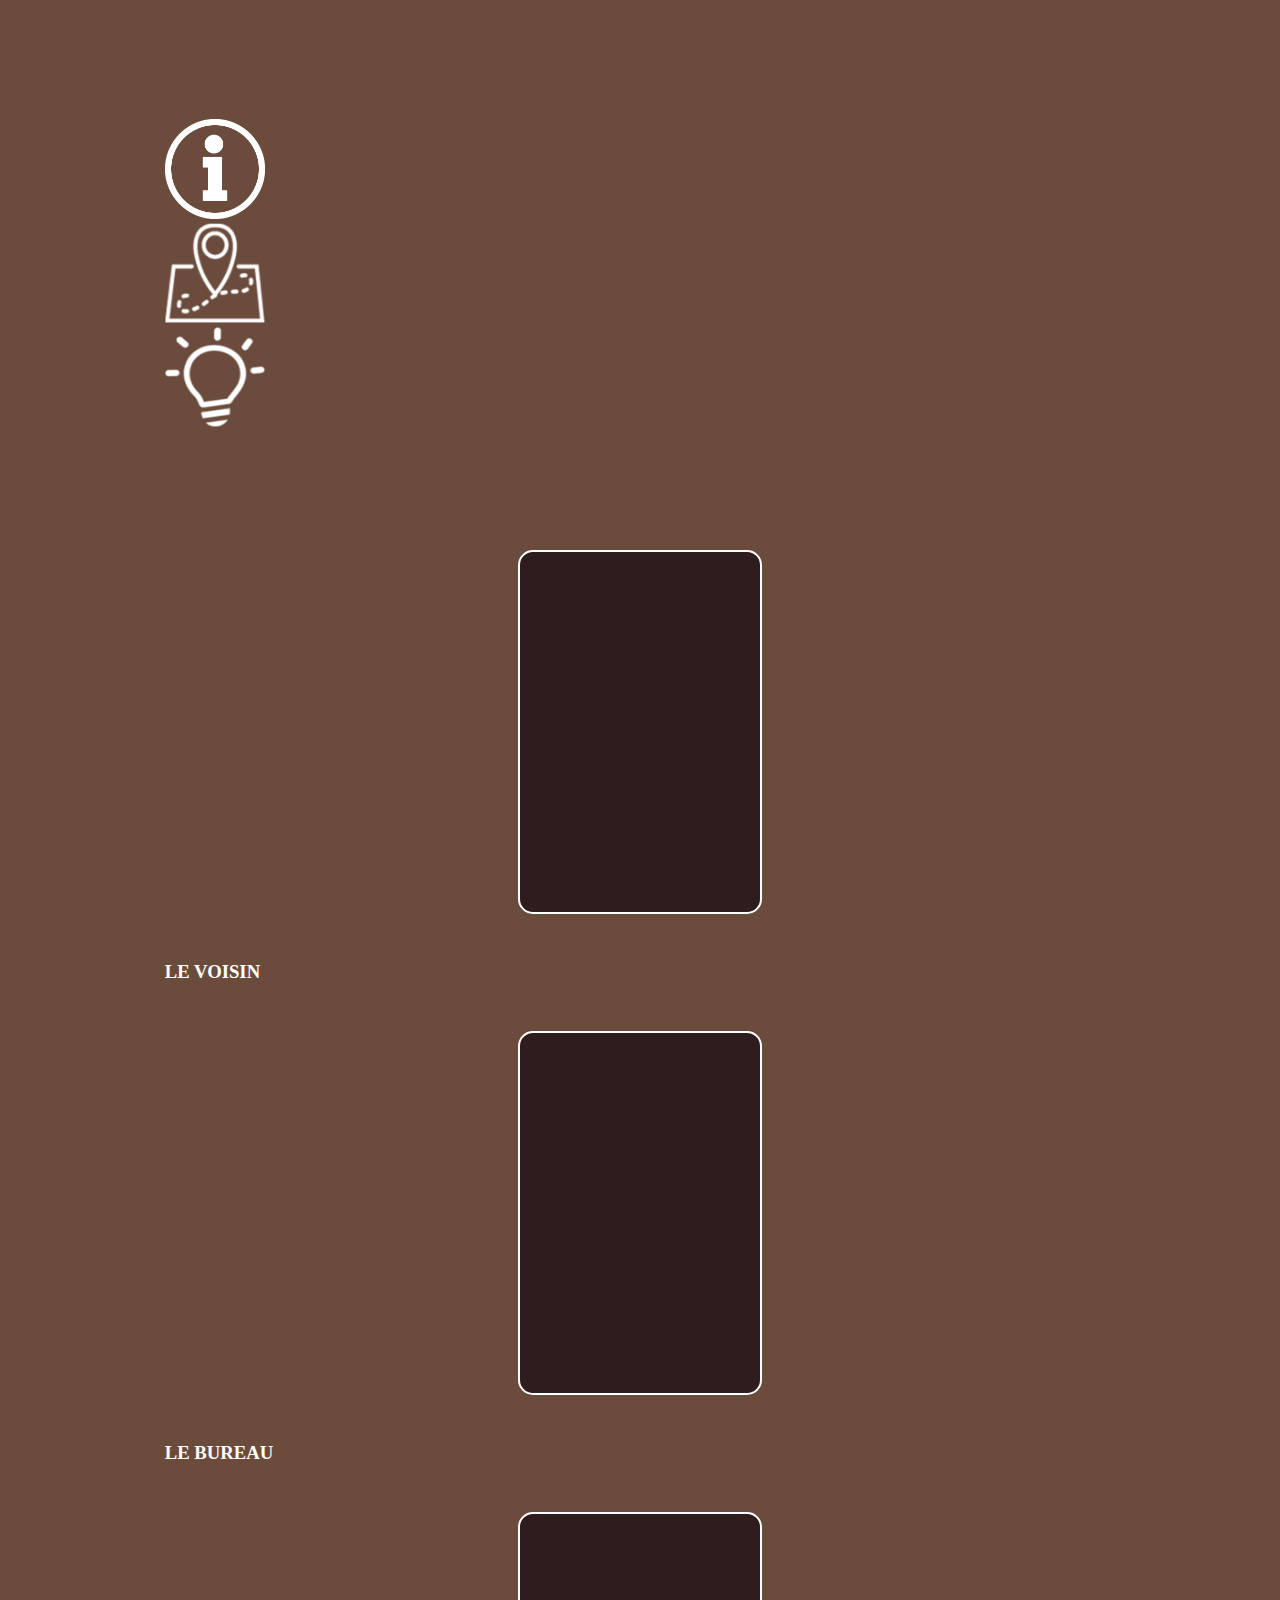
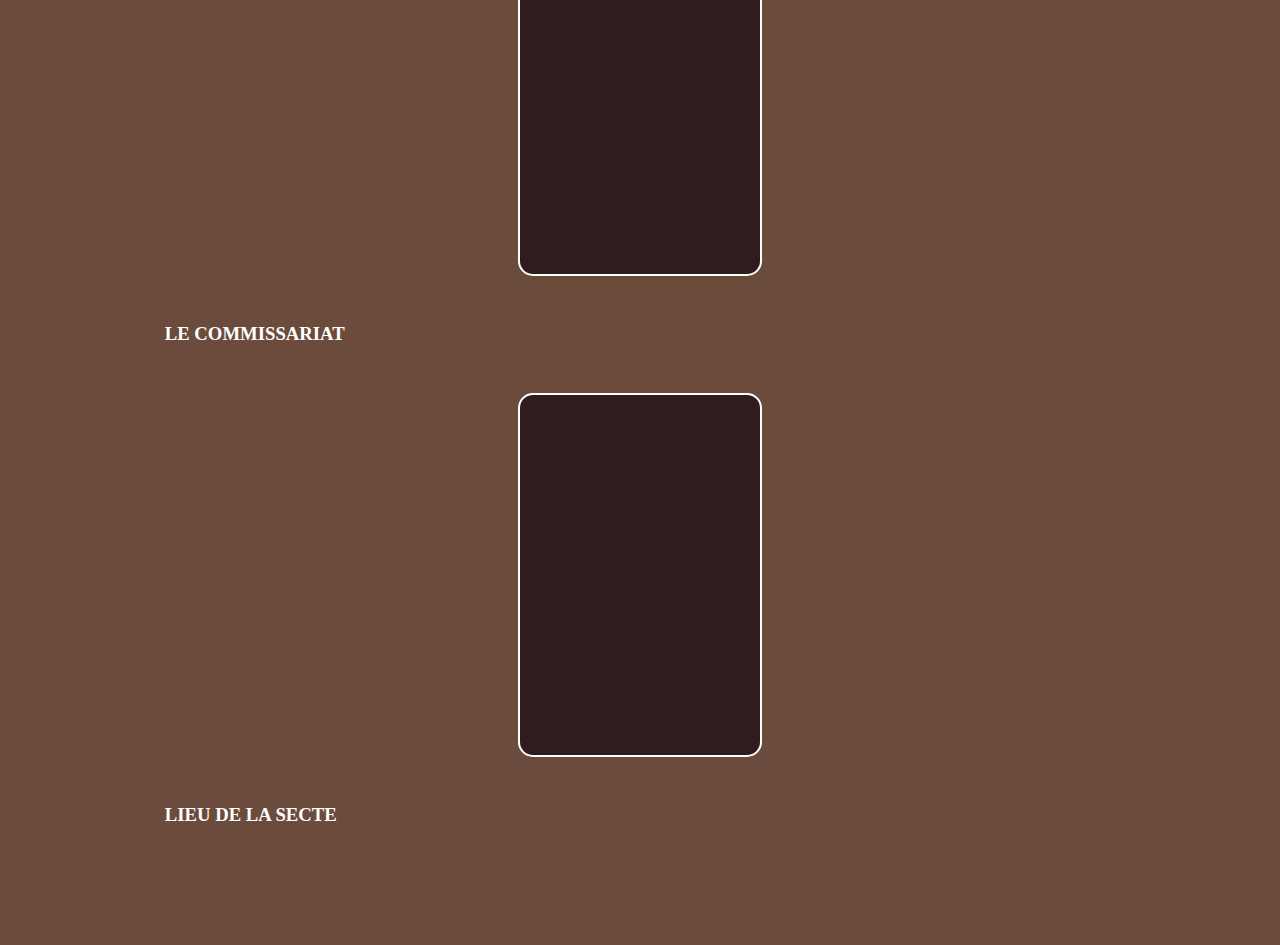
<file: APP_REC92/index.html>
<!DOCTYPE html>
<html lang="en">
<head>
    <meta charset="UTF-8">
    <meta http-equiv="X-UA-Compatible" content="IE=edge">
    <meta name="viewport" content="width=device-width, initial-scale=1.0">
    <title>REC92</title>
    <link rel="stylesheet" type="text/css" href="style.css"/>
    <link href="https://cdn.jsdelivr.net/npm/bootstrap@5.3.0-alpha2/dist/css/bootstrap.min.css" rel="stylesheet" integrity="sha384-aFq/bzH65dt+w6FI2ooMVUpc+21e0SRygnTpmBvdBgSdnuTN7QbdgL+OapgHtvPp" crossorigin="anonymous">
    <script src="https://cdn.jsdelivr.net/npm/bootstrap@5.3.0-alpha2/dist/js/bootstrap.bundle.min.js" integrity="sha384-qKXV1j0HvMUeCBQ+QVp7JcfGl760yU08IQ+GpUo5hlbpg51QRiuqHAJz8+BrxE/N" crossorigin="anonymous"></script>
    <script src="main.js"></script>
</head>
<body id="odyodyody">
 
    <div id="accueil">

    <div class="container text-center">

        <!-- icones infos + infos --> 
        <div class="row">
            <div class="col">
                <img class="icons" id="iconInfo" onclick="goToPageInfos()" src="images/info.png" alt="">
            </div>

            <div class="col">
                <img class="icons" id="iconMap" onclick="goToPageMap()" src="images/map.png" alt="">
            </div>

            <div class="col">
                <img class="icons" id="iconIndice" onclick="goToPageIndice()" src="images/indice.png" alt="">
            </div>
        </div>

        <!-- cartes -->
        <div id="menu" class="row align-items-center">
          <div class="col">
            <div class= "rectangleCartes" id="rectangleVoisin" onclick="goToCode()"></div>
            <h3 class="h3-color">LE VOISIN</h3>
          </div>
          <div class="col">
            <div class= "rectangleCartes" id="rectangleBureau"></div>
            <h3 class="h3-color">LE BUREAU</h3>
          </div>
          <div class="col">
            <div class= "rectangleCartes" id="rectangleCommi"></div>
            <h3 class="h3-color">LE COMMISSARIAT</h3>
          </div>
          <div class="col">
            <div class= "rectangleCartes" id="rectangleSecte"></div>
            <h3 class="h3-color">LIEU DE LA SECTE</h3>
          </div>
        </div>

      </div>
    </div>

    <!-- infos -->
    <div id="pageInfos">
        <ul>
            <li>Explorez et analysez chaque zone afin de résoudre la disparition d'Olivia</li>
            <li>Débloquez les cartes en entrant la solution des énigmes correspondantes</li>
            <li>Accédez aux indices avec les bouton "ampoule" en haut à droite de l'écran</li>
            <li>Accédez au plan des lieux avec le bouton "carte" en haut au milieu de l'écran</li>
            <li>Les zones présentant un cadenas ne contiennent pas d'énigmes</li>
          </ul>
          <br><br>
        <center><div id="boutonRetour" onclick="goToAccueil()">RETOUR</div></center>
    </div>

    <!-- indice -->
    <div id="pageIndice">
        Etrange cette citation... Peut-être te donne-t-elle un indice sur la façon dont aborder le voisin d'Olivia.
        <br><br><br>
        <center><div id="boutonRetour" onclick="goToAccueil()">RETOUR</div></center>
    </div>

    <!-- carte des lieux -->
    <div id="pageMap">
        <img id="carteLieux" src="images/carteDesLieux.png" alt="">
        <br><br>
        <center><div id="boutonRetour" onclick="goToAccueil()">RETOUR</div></center>
    </div>

    <!-- form -->
    <div id="code">

        <form name="FormVoisin" action="" method="GET">
          Entrez le code : <br>
          <input type="text" name="inputbox" value="">
          <input type="button" name="button" value="Valider" onClick="codeVoisin(this.form)">
        </form>
  
      <br><br>
      <center><div id="boutonRetour" onclick="goToAccueil()">RETOUR</div></center>
      </div>

    <!-- code correct-->
    <div id="codeCorrect">
        CODE CORRECT
        <br><br>
        <center><a href="page-1.html">SUITE</a></center>
    </div>

    <!-- code incorrect-->
    <div id="codeIncorrect">
        CODE INCORRECT
        <br><br>
        <center><div id="boutonRetour" onclick="goToAccueil()">RETOUR</div></center>
    </div>

    </body>
    </html>
</file>
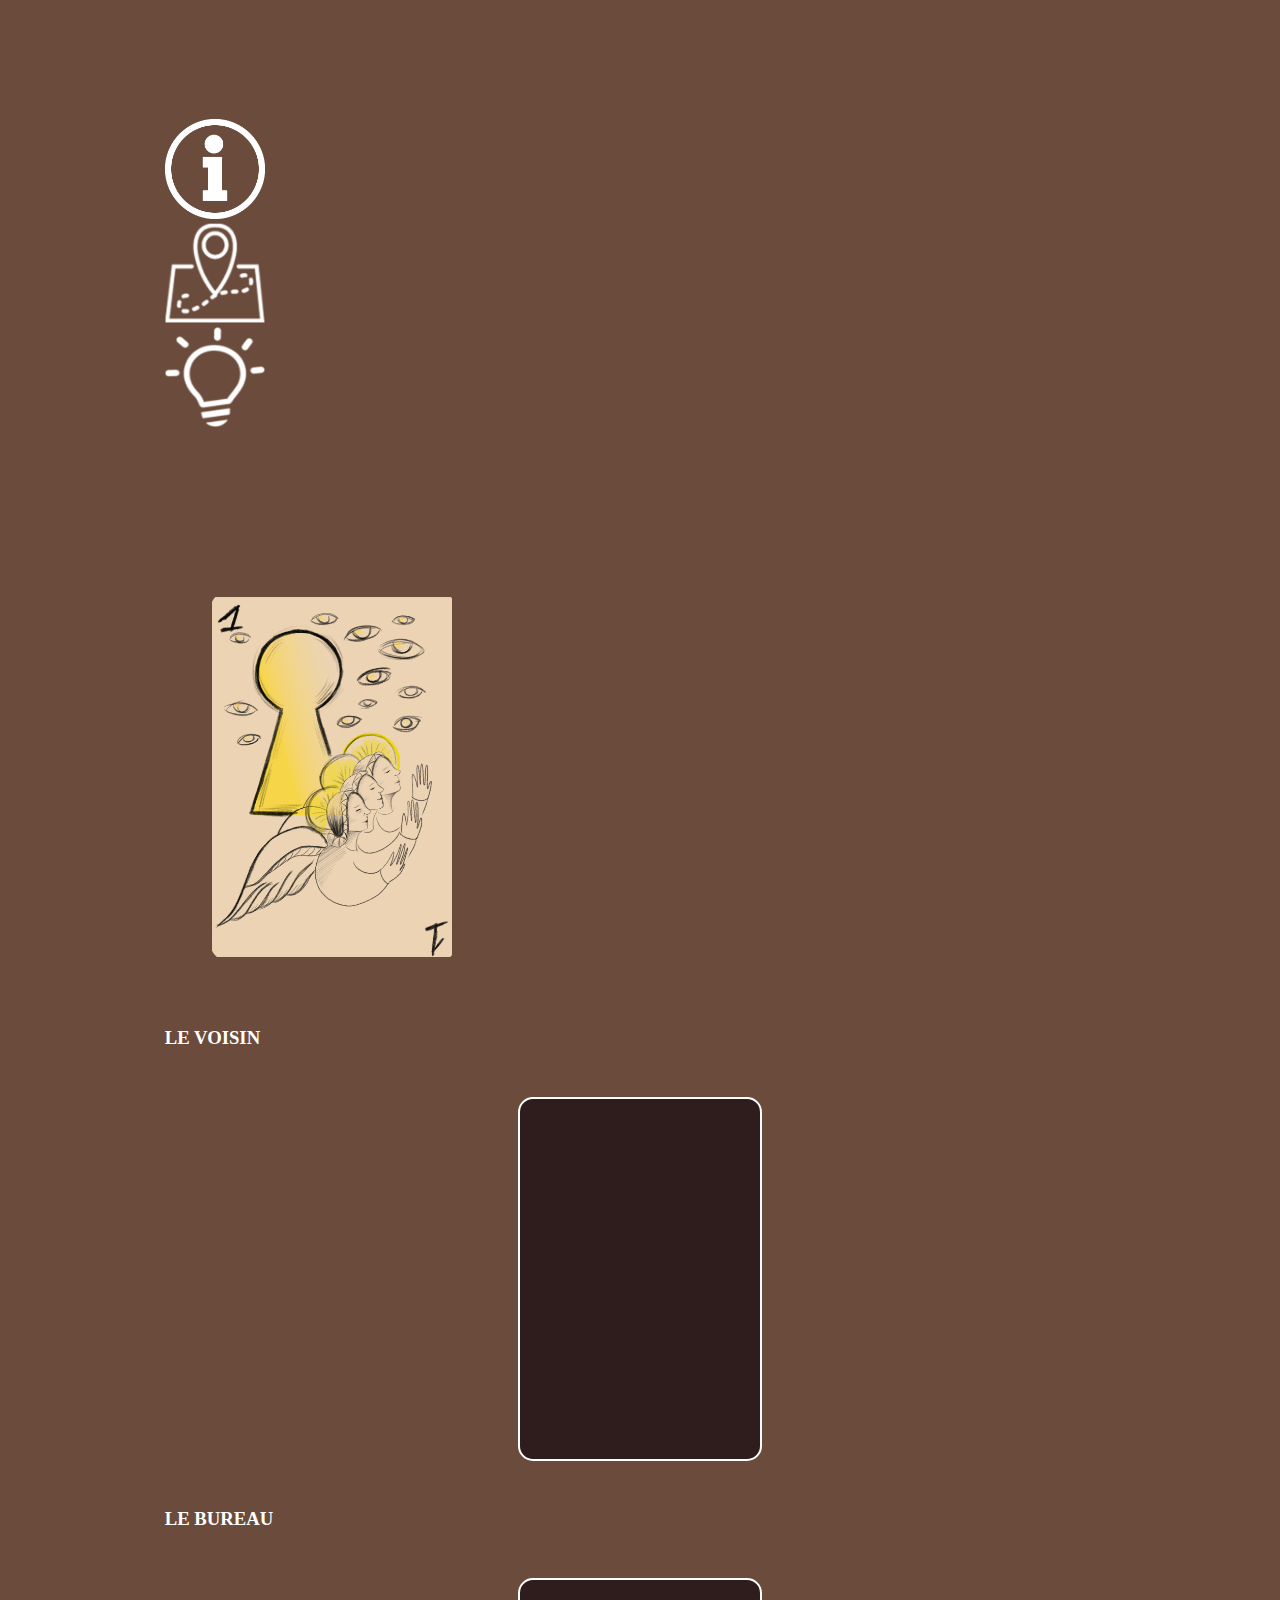
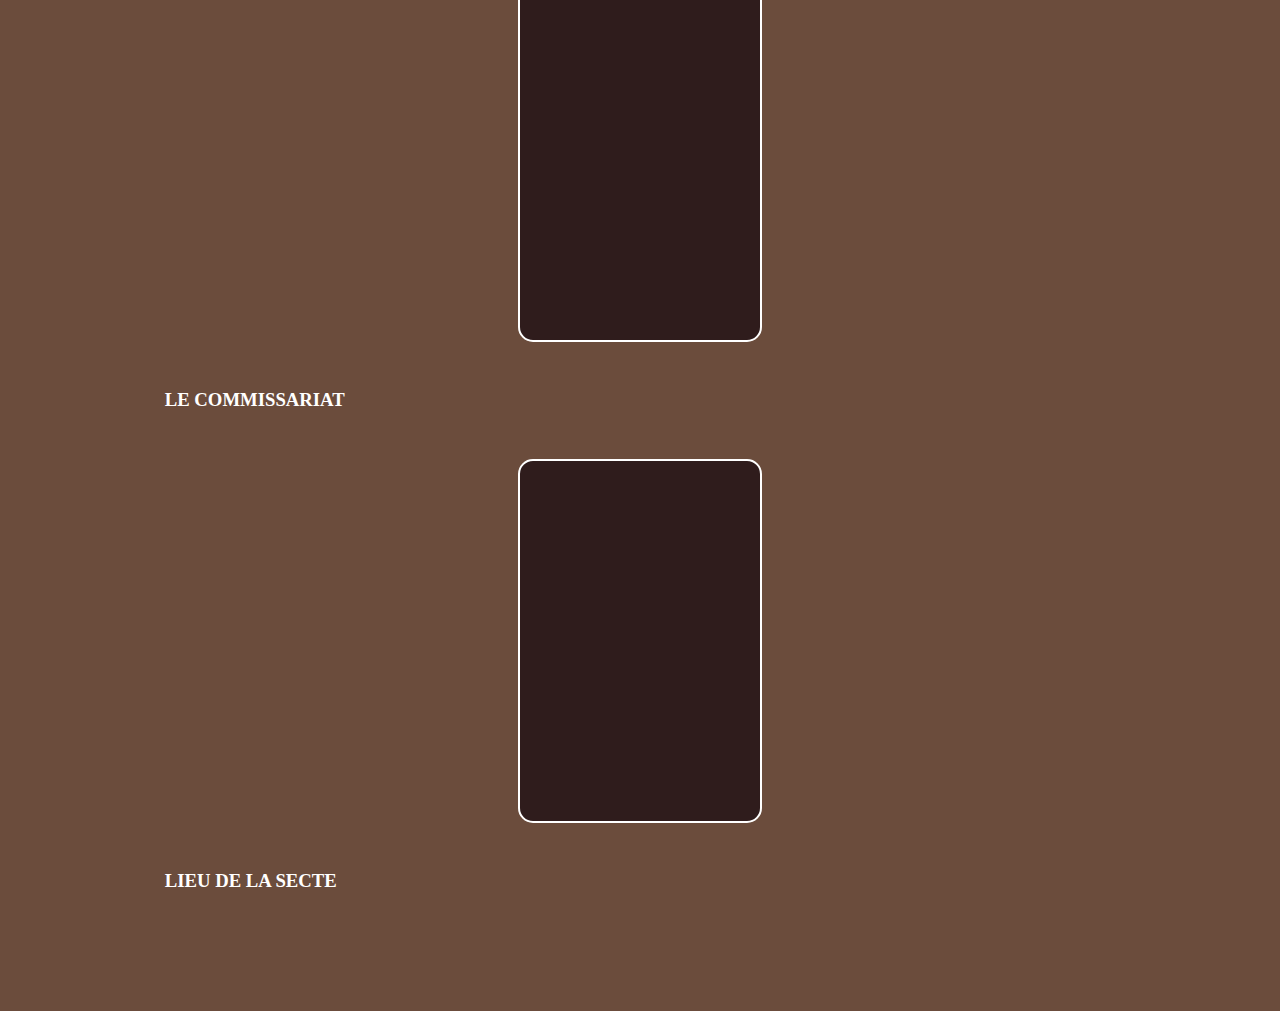
<file: APP_REC92/page-1.html>
<!DOCTYPE html>
<html lang="en">
<head>
    <meta charset="UTF-8">
    <meta http-equiv="X-UA-Compatible" content="IE=edge">
    <meta name="viewport" content="width=device-width, initial-scale=1.0">
    <title>REC92</title>
    <link rel="stylesheet" type="text/css" href="style.css"/>
    <link href="https://cdn.jsdelivr.net/npm/bootstrap@5.3.0-alpha2/dist/css/bootstrap.min.css" rel="stylesheet" integrity="sha384-aFq/bzH65dt+w6FI2ooMVUpc+21e0SRygnTpmBvdBgSdnuTN7QbdgL+OapgHtvPp" crossorigin="anonymous">
    <script src="https://cdn.jsdelivr.net/npm/bootstrap@5.3.0-alpha2/dist/js/bootstrap.bundle.min.js" integrity="sha384-qKXV1j0HvMUeCBQ+QVp7JcfGl760yU08IQ+GpUo5hlbpg51QRiuqHAJz8+BrxE/N" crossorigin="anonymous"></script>
    <script src="main.js"></script>
</head>
<body id="odyodyody">
 
    <div id="accueil">

    <div class="container text-center">

        <!-- icones infos + infos --> 
        <div class="row">
            <div class="col">
                <img class="icons" id="iconInfo" onclick="goToPageInfos()" src="images/info.png" alt="">
            </div>

            <div class="col">
                <img class="icons" id="iconMap" onclick="goToPageMap()" src="images/map.png" alt="">
            </div>

            <div class="col">
                <img class="icons" id="iconIndice" onclick="goToPageIndice()" src="images/indice.png" alt="">
            </div>
        </div>

        <!-- cartes -->
        <div id="menu" class="row align-items-center">
          <div class="col">
            <img class="carteRecto" onclick="goToVoisin()" src="images/carte_voisin.png">
            <h3 class="h3-color">LE VOISIN</h3>
          </div>
          <div class="col">
            <div class= "rectangleCartes" id="rectangleBureau" onclick="goToCode()"></div>
            <h3 class="h3-color">LE BUREAU</h3>
          </div>
          <div class="col">
            <div class= "rectangleCartes" id="rectangleCommi"></div>
            <h3 class="h3-color">LE COMMISSARIAT</h3>
          </div>
          <div class="col">
            <div class= "rectangleCartes" id="rectangleSecte"></div>
            <h3 class="h3-color">LIEU DE LA SECTE</h3>
          </div>
        </div>

      </div>
    </div>

    <!-- infos -->
    <div id="pageInfos">
        <ul>
            <li>Explorez et analysez chaque zone afin de résoudre la disparition d'Olivia</li>
            <li>Débloquez les cartes en entrant la solution des énigmes correspondantes</li>
            <li>Accédez aux indices avec les bouton "ampoule" en haut à droite de l'écran</li>
            <li>Accédez au plan des lieux avec le bouton "carte" en haut au milieu de l'écran</li>
            <li>Les zones présentant un cadenas ne contiennent pas d'énigmes</li>
          </ul>
          <br><br>
        <center><div id="boutonRetour" onclick="goToAccueil()">RETOUR</div></center>
    </div>

    <!-- indice -->
    <div id="pageIndice">
        Ce clavier est vraiment en mauvais état... on ne peut même plus l'utiliser correctement.
        <br><br><br>
    <center><div id="boutonRetour" onclick="goToAccueil()">RETOUR</div></center>
    </div>

    <!-- carte des lieux -->
    <div id="pageMap">
        <img id="carteLieux" src="images/carteDesLieux.png" alt="">
        <br><br>
        <center><div id="boutonRetour" onclick="goToAccueil()">RETOUR</div></center>
    </div>

    <!-- form -->
    <div id="code">

        <form name="FormBureau" action="" method="GET">
          Entrez le code : <br>
          <input type="text" name="inputbox" value="">
          <input type="button" name="button" value="Valider" onClick="codeBureau(this.form)">
        </form>
  
      <br><br>
    <center><div id="boutonRetour" onclick="goToAccueil()">RETOUR</div></center>
      </div>

    <!-- code correct-->
    <div id="codeCorrect">
        CODE CORRECT
        <br><br>
    <center><a href="page-2.html">SUITE</a></center>
    </div>

    <!-- code incorrect-->
    <div id="codeIncorrect">
        CODE INCORRECT
        <br><br>
    <center><div id="boutonRetour" onclick="goToAccueil()">RETOUR</div></center>
    </div>

    <!-- cartes verso -->
    <img class="carteVerso" id="carteVoisin" onclick="goToAccueil()" src="images/carte_arr_voisin.PNG">

    </body>
    </html>
</file>
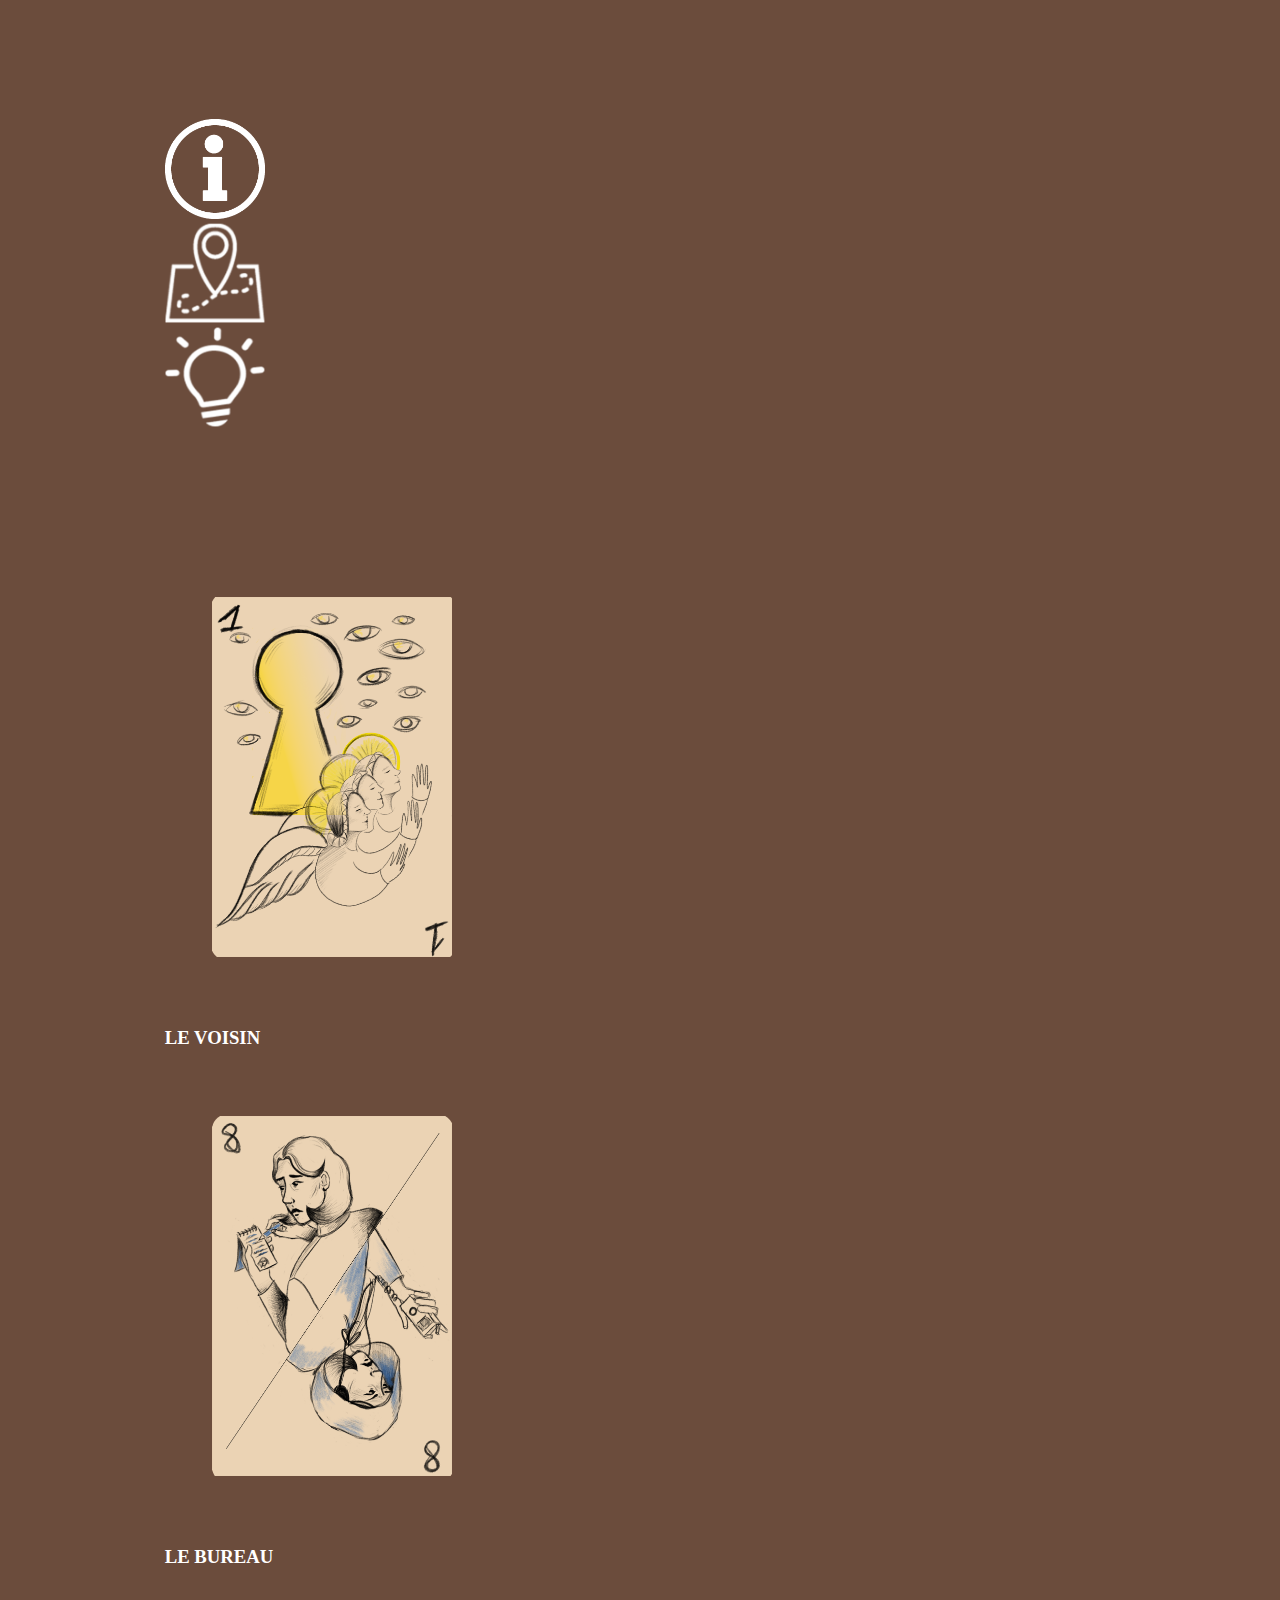
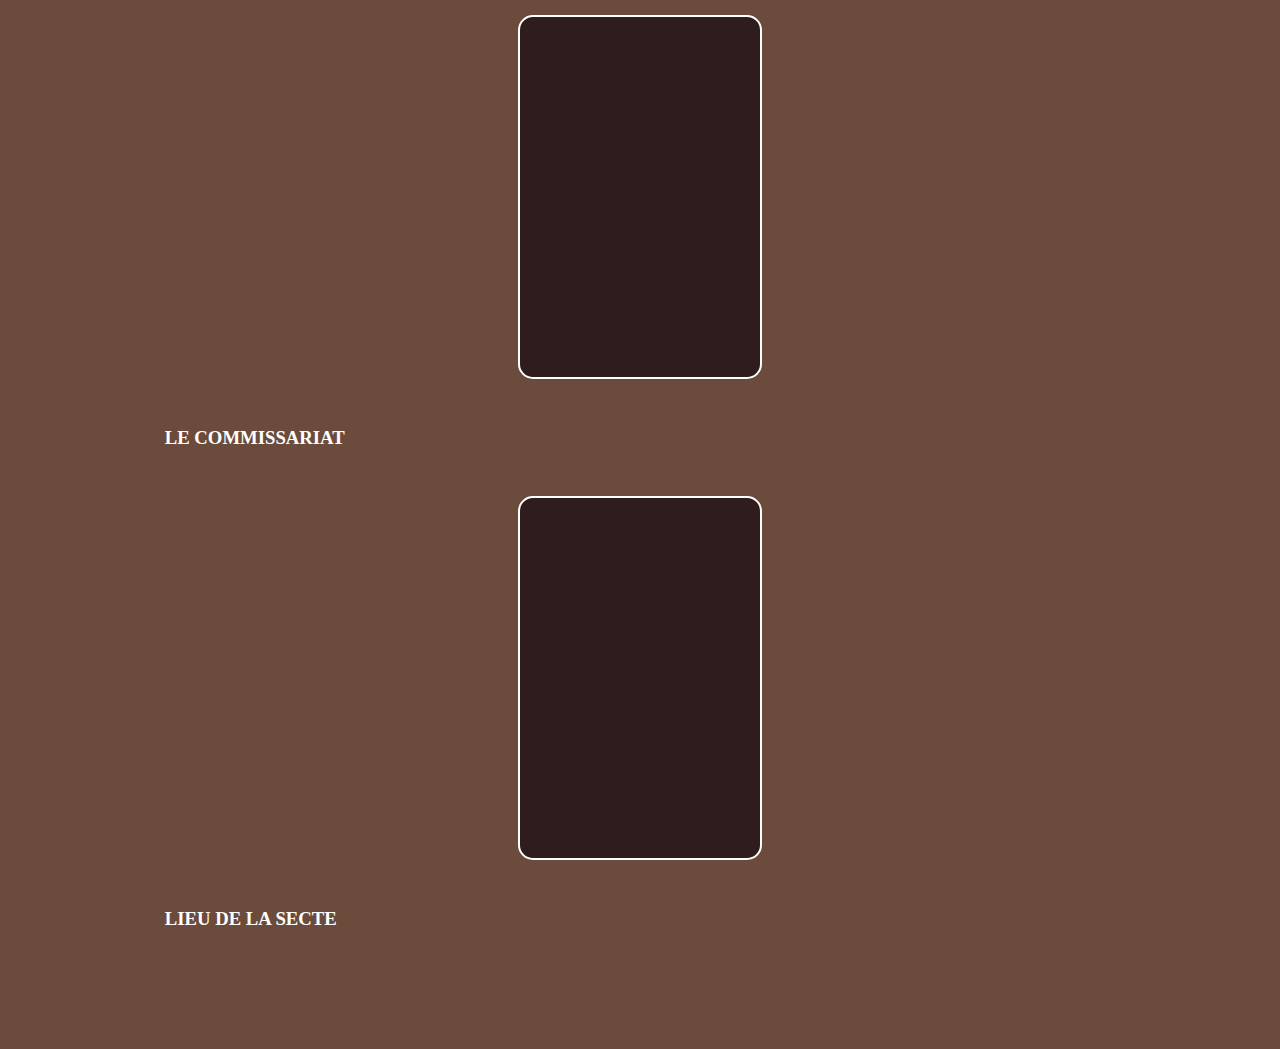
<file: APP_REC92/page-2.html>
<!DOCTYPE html>
<html lang="en">
<head>
    <meta charset="UTF-8">
    <meta http-equiv="X-UA-Compatible" content="IE=edge">
    <meta name="viewport" content="width=device-width, initial-scale=1.0">
    <title>REC92</title>
    <link rel="stylesheet" type="text/css" href="style.css"/>
    <link href="https://cdn.jsdelivr.net/npm/bootstrap@5.3.0-alpha2/dist/css/bootstrap.min.css" rel="stylesheet" integrity="sha384-aFq/bzH65dt+w6FI2ooMVUpc+21e0SRygnTpmBvdBgSdnuTN7QbdgL+OapgHtvPp" crossorigin="anonymous">
    <script src="https://cdn.jsdelivr.net/npm/bootstrap@5.3.0-alpha2/dist/js/bootstrap.bundle.min.js" integrity="sha384-qKXV1j0HvMUeCBQ+QVp7JcfGl760yU08IQ+GpUo5hlbpg51QRiuqHAJz8+BrxE/N" crossorigin="anonymous"></script>
    <script src="main.js"></script>
</head>
<body id="odyodyody">
 
    <div id="accueil">

    <div class="container text-center">

        <!-- icones infos + infos --> 
        <div class="row">
            <div class="col">
                <img class="icons" id="iconInfo" onclick="goToPageInfos()" src="images/info.png" alt="">
            </div>

            <div class="col">
                <img class="icons" id="iconMap" onclick="goToPageMap()" src="images/map.png" alt="">
            </div>

            <div class="col">
                <img class="icons" id="iconIndice" onclick="goToPageIndice()" src="images/indice.png" alt="">
            </div>
        </div>

        <!-- cartes -->
        <div id="menu" class="row align-items-center">
          <div class="col">
            <img class="carteRecto" onclick="goToVoisin()" src="images/carte_voisin.png">
            <h3 class="h3-color">LE VOISIN</h3>
          </div>
          <div class="col">
            <img class="carteRecto" onclick="goToBureau()" src="images/carte_bureau.png">
            <h3 class="h3-color">LE BUREAU</h3>
          </div>
          <div class="col">
            <div class= "rectangleCartes" id="rectangleCommi" onclick="goToCode()"></div>
            <h3 class="h3-color">LE COMMISSARIAT</h3>
          </div>
          <div class="col">
            <div class= "rectangleCartes" id="rectangleSecte"></div>
            <h3 class="h3-color">LIEU DE LA SECTE</h3>
          </div>
        </div>

      </div>
    </div>

    <!-- infos -->
    <div id="pageInfos">
        <ul>
            <li>Explorez et analysez chaque zone afin de résoudre la disparition d'Olivia</li>
            <li>Débloquez les cartes en entrant la solution des énigmes correspondantes</li>
            <li>Accédez aux indices avec les bouton "ampoule" en haut à droite de l'écran</li>
            <li>Accédez au plan des lieux avec le bouton "carte" en haut au milieu de l'écran</li>
            <li>Les zones présentant un cadenas ne contiennent pas d'énigmes</li>
          </ul>
          <br><br>
        <center><div id="boutonRetour" onclick="goToAccueil()">RETOUR</div></center>
    </div>

    <!-- indice -->
    <div id="pageIndice">
        Le commissaire a pris soin de bien classer ses cassettes. Une semble se démarquer des autres...
        <br><br><br>
    <center><div id="boutonRetour" onclick="goToAccueil()">RETOUR</div></center>
    </div>

    <!-- carte des lieux -->
    <div id="pageMap">
        <img id="carteLieux" src="images/carteDesLieux.png" alt="">
        <br><br>
        <center><div id="boutonRetour" onclick="goToAccueil()">RETOUR</div></center>
    </div>


    <!-- form -->
    <div id="code">

        <form name="FormCommi" action="" method="GET">
          Entrez le code : <br>
          <input type="text" name="inputbox" value="">
          <input type="button" name="button" value="Valider" onClick="codeCommi(this.form)">
        </form>
  
      <br><br>
    <center><div id="boutonRetour" onclick="goToAccueil()">RETOUR</div></center>
      </div>

    <!-- code correct-->
    <div id="codeCorrect">
        CODE CORRECT
        <br><br>
    <center><a href="page-3.html">SUITE</a></center>
    </div>

    <!-- code incorrect-->
    <div id="codeIncorrect">
        CODE INCORRECT
        <br><br>
    <center><div id="boutonRetour" onclick="goToAccueil()">RETOUR</div></center>
    </div>

    <!-- cartes verso -->
    <img class="carteVerso" id="carteVoisin" onclick="goToAccueil()" src="images/carte_arr_voisin.PNG">
    <img class="carteVerso" id="carteBureau" onclick="goToAccueil()" src="images/carte_arr_bureau.PNG">

    </body>
    </html>
</file>
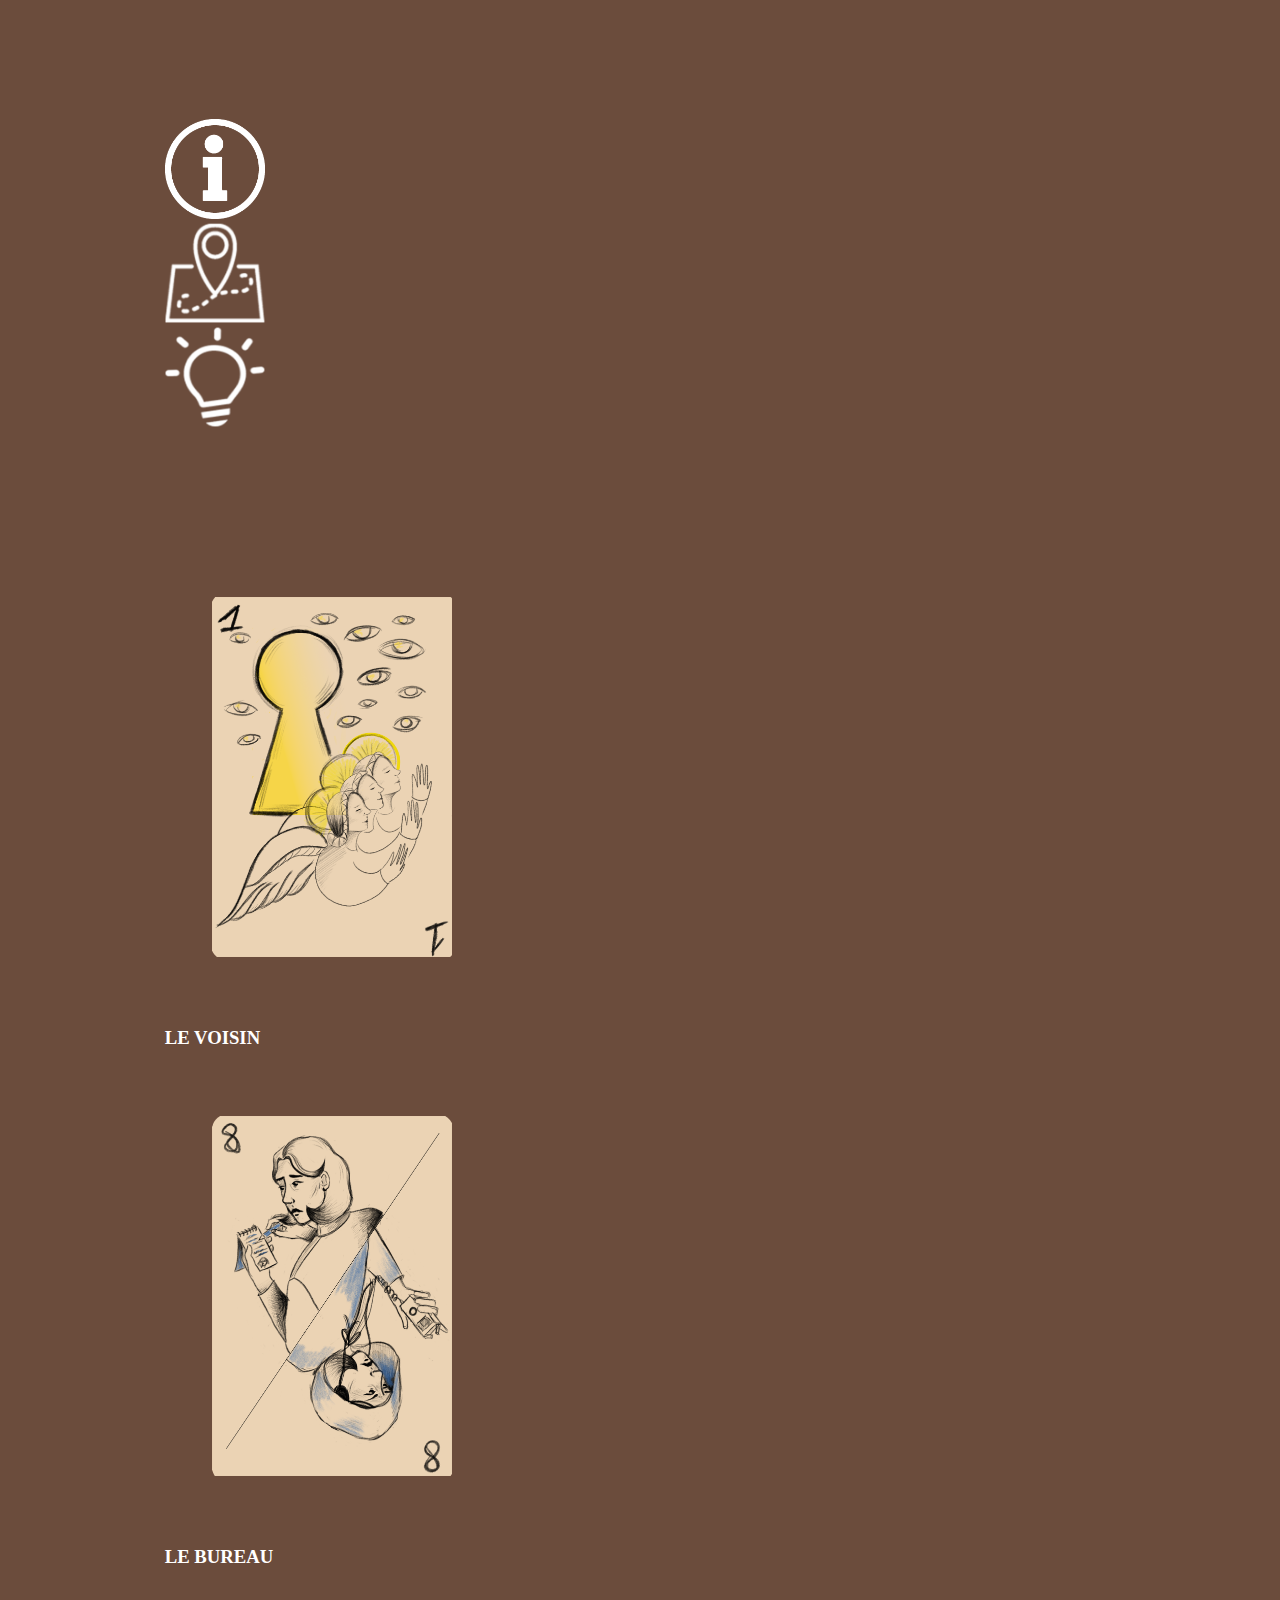
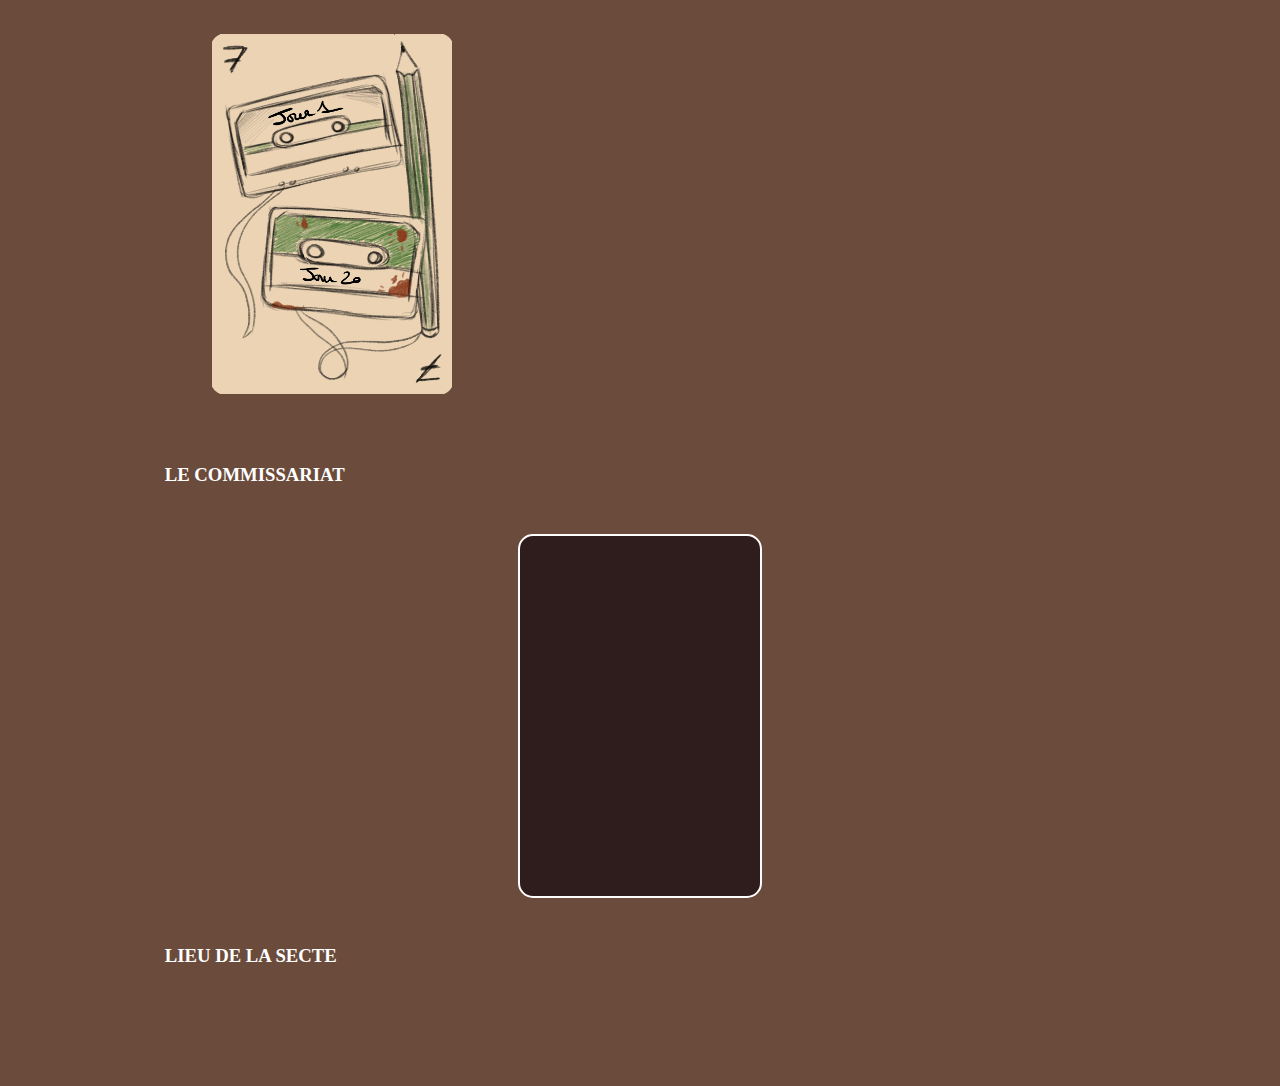
<file: APP_REC92/page-3.html>
<!DOCTYPE html>
<html lang="en">
<head>
    <meta charset="UTF-8">
    <meta http-equiv="X-UA-Compatible" content="IE=edge">
    <meta name="viewport" content="width=device-width, initial-scale=1.0">
    <title>REC92</title>
    <link rel="stylesheet" type="text/css" href="style.css"/>
    <link href="https://cdn.jsdelivr.net/npm/bootstrap@5.3.0-alpha2/dist/css/bootstrap.min.css" rel="stylesheet" integrity="sha384-aFq/bzH65dt+w6FI2ooMVUpc+21e0SRygnTpmBvdBgSdnuTN7QbdgL+OapgHtvPp" crossorigin="anonymous">
    <script src="https://cdn.jsdelivr.net/npm/bootstrap@5.3.0-alpha2/dist/js/bootstrap.bundle.min.js" integrity="sha384-qKXV1j0HvMUeCBQ+QVp7JcfGl760yU08IQ+GpUo5hlbpg51QRiuqHAJz8+BrxE/N" crossorigin="anonymous"></script>
    <script src="main.js"></script>
</head>
<body id="odyodyody">
 
    <div id="accueil">

    <div class="container text-center">

        <!-- icones infos + infos --> 
        <div class="row">
            <div class="col">
                <img class="icons" id="iconInfo" onclick="goToPageInfos()" src="images/info.png" alt="">
            </div>

            <div class="col">
                <img class="icons" id="iconMap" onclick="goToPageMap()" src="images/map.png" alt="">
            </div>

            <div class="col">
                <img class="icons" id="iconIndice" onclick="goToPageIndice()" src="images/indice.png" alt="">
            </div>
        </div>

        <!-- cartes -->
        <div id="menu" class="row align-items-center">
          <div class="col">
            <img class="carteRecto" onclick="goToVoisin()" src="images/carte_voisin.png">
            <h3 class="h3-color">LE VOISIN</h3>
          </div>
          <div class="col">
            <img class="carteRecto" onclick="goToBureau()" src="images/carte_bureau.png">
            <h3 class="h3-color">LE BUREAU</h3>
          </div>
          <div class="col">
            <img class="carteRecto" onclick="goToCommi()" src="images/carte_commi.png">
            <h3 class="h3-color">LE COMMISSARIAT</h3>
          </div>
          <div class="col">
            <div class= "rectangleCartes" id="rectangleSecte" onclick="goToCode()"></div>
            <h3 class="h3-color">LIEU DE LA SECTE</h3>
          </div>
        </div>

      </div>
    </div>

    <!-- infos -->
    <div id="pageInfos">
        <ul>
            <li>Explorez et analysez chaque zone afin de résoudre la disparition d'Olivia</li>
            <li>Débloquez les cartes en entrant la solution des énigmes correspondantes</li>
            <li>Accédez aux indices avec les bouton "ampoule" en haut à droite de l'écran</li>
            <li>Accédez au plan des lieux avec le bouton "carte" en haut au milieu de l'écran</li>
            <li>Les zones présentant un cadenas ne contiennent pas d'énigmes</li>
          </ul>
          <br><br>
        <center><div id="boutonRetour" onclick="goToAccueil()">RETOUR</div></center>
    </div>

    <!-- indice -->
    <div id="pageIndice">
        Les cartes que vous avez collecté ont des motifs bien spéciaux...
        <br><br><br>
    <center><div id="boutonRetour" onclick="goToAccueil()">RETOUR</div></center>
    </div>

    <!-- carte des lieux -->
    <div id="pageMap">
        <img id="carteLieux" src="images/carteDesLieux.png" alt="">
        <br><br>
        <center><div id="boutonRetour" onclick="goToAccueil()">RETOUR</div></center>
    </div>

    <!-- form -->
    <div id="code">

        <form name="FormSecte" action="" method="GET">
          Entrez le code : <br>
          <input type="text" name="inputbox" value="">
          <input type="button" name="button" value="Valider" onClick="codeSecte(this.form)">
        </form>
  
      <br><br>
    <center><div id="boutonRetour" onclick="goToAccueil()">RETOUR</div></center>
      </div>

    <!-- code correct-->
    <div id="codeCorrect">
        CODE CORRECT
        <br><br>
    <center><a href="page-4.html">SUITE</a></center>
    </div>

    <!-- code incorrect-->
    <div id="codeIncorrect">
        CODE INCORRECT
        <br><br>
    <center><div id="boutonRetour" onclick="goToAccueil()">RETOUR</div></center>
    </div>

    <!-- cartes verso -->
    <img class="carteVerso" id="carteVoisin" onclick="goToAccueil()" src="images/carte_arr_voisin.PNG">
    <img class="carteVerso" id="carteBureau" onclick="goToAccueil()" src="images/carte_arr_bureau.PNG">
    <img class="carteVerso" id="carteCommi" onclick="goToAccueil()" src="images/carte_arr_commi.PNG">

    </body>
    </html>
</file>
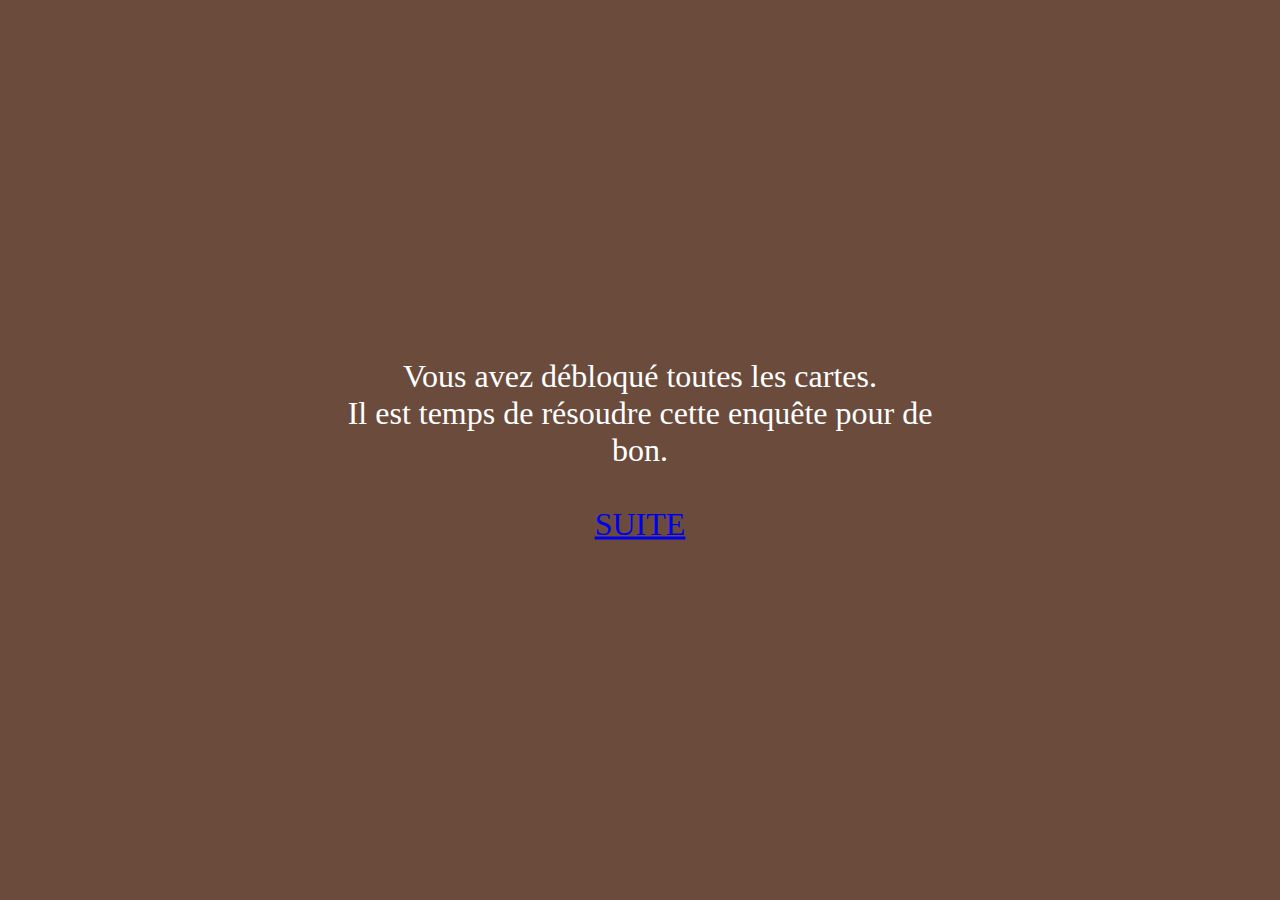
<file: APP_REC92/page-4.html>
<!DOCTYPE html>
<html lang="en">
<head>
    <meta charset="UTF-8">
    <meta http-equiv="X-UA-Compatible" content="IE=edge">
    <meta name="viewport" content="width=device-width, initial-scale=1.0">
    <title>REC92</title>
    <link rel="stylesheet" type="text/css" href="style.css"/>
    <link href="https://cdn.jsdelivr.net/npm/bootstrap@5.3.0-alpha2/dist/css/bootstrap.min.css" rel="stylesheet" integrity="sha384-aFq/bzH65dt+w6FI2ooMVUpc+21e0SRygnTpmBvdBgSdnuTN7QbdgL+OapgHtvPp" crossorigin="anonymous">
    <script src="https://cdn.jsdelivr.net/npm/bootstrap@5.3.0-alpha2/dist/js/bootstrap.bundle.min.js" integrity="sha384-qKXV1j0HvMUeCBQ+QVp7JcfGl760yU08IQ+GpUo5hlbpg51QRiuqHAJz8+BrxE/N" crossorigin="anonymous"></script>
    <script src="main.js"></script>
</head>
<body id="odyodyody">

    <center>
        <div id="messageDeFin">Vous avez débloqué toutes les cartes. <br> Il est temps de résoudre cette enquête pour de bon.
        <br><br>
        <a href="page-5.html">SUITE</a>
        </div>
    </center>

</body>
</html>
</file>
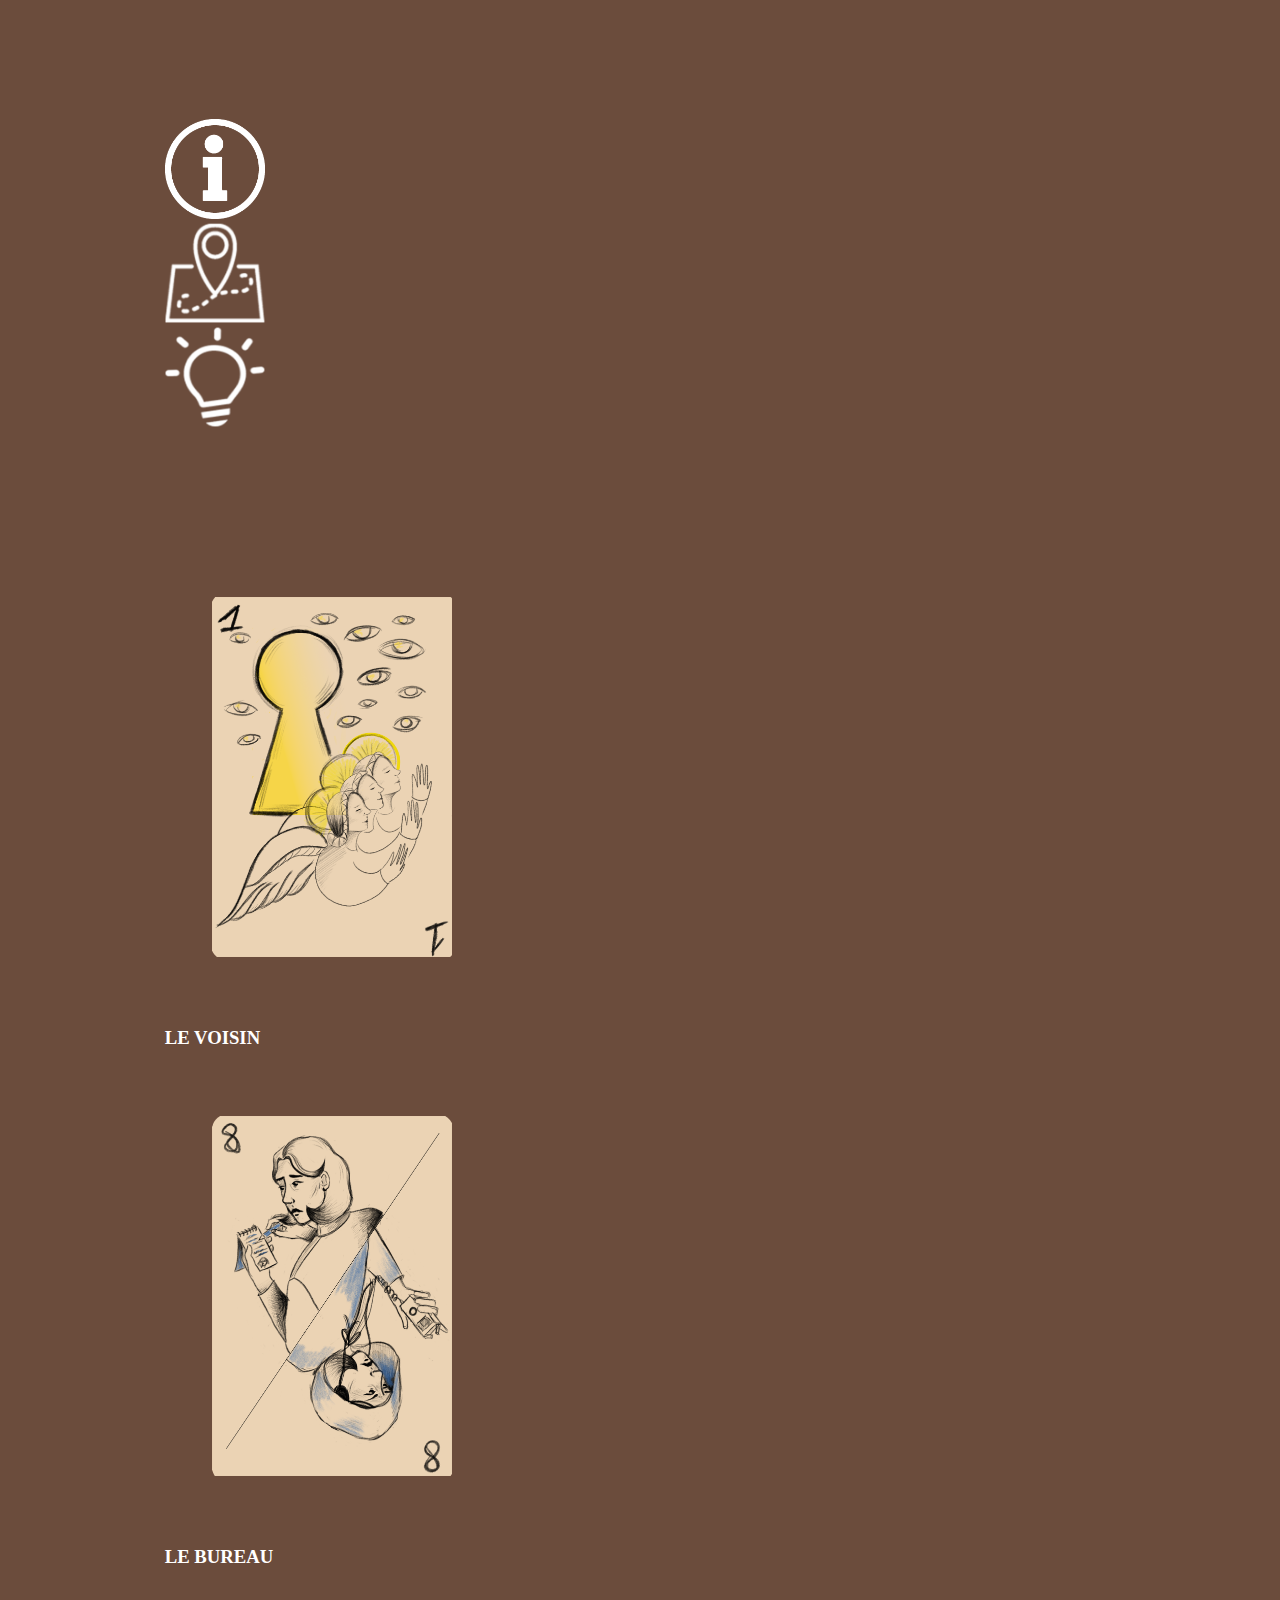
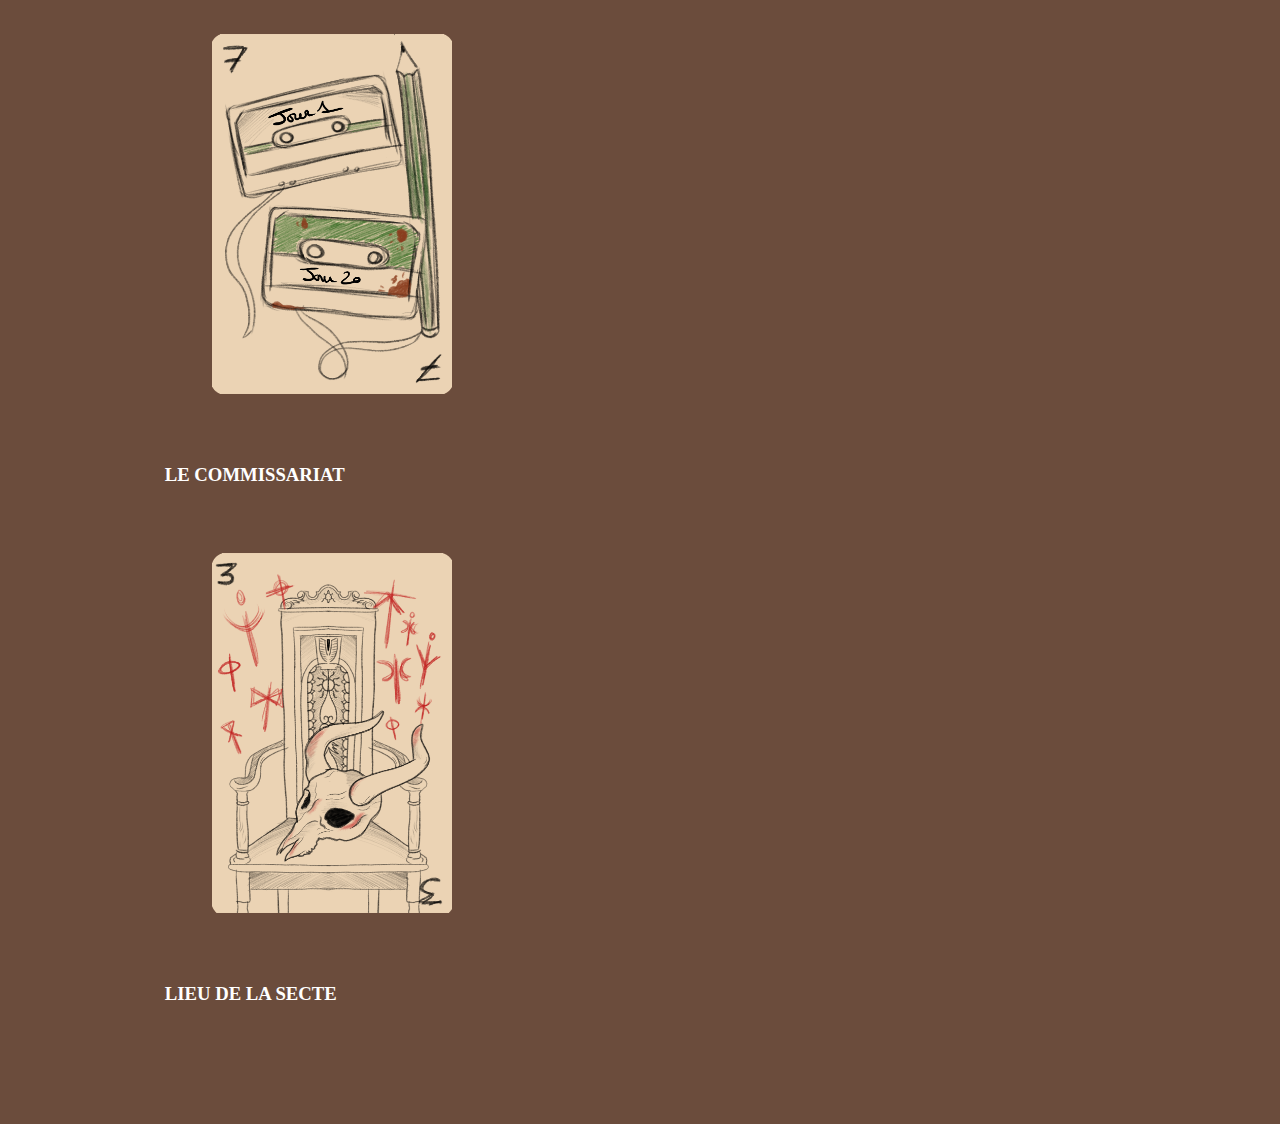
<file: APP_REC92/page-5.html>
<!DOCTYPE html>
<html lang="en">
<head>
    <meta charset="UTF-8">
    <meta http-equiv="X-UA-Compatible" content="IE=edge">
    <meta name="viewport" content="width=device-width, initial-scale=1.0">
    <title>REC92</title>
    <link rel="stylesheet" type="text/css" href="style.css"/>
    <link href="https://cdn.jsdelivr.net/npm/bootstrap@5.3.0-alpha2/dist/css/bootstrap.min.css" rel="stylesheet" integrity="sha384-aFq/bzH65dt+w6FI2ooMVUpc+21e0SRygnTpmBvdBgSdnuTN7QbdgL+OapgHtvPp" crossorigin="anonymous">
    <script src="https://cdn.jsdelivr.net/npm/bootstrap@5.3.0-alpha2/dist/js/bootstrap.bundle.min.js" integrity="sha384-qKXV1j0HvMUeCBQ+QVp7JcfGl760yU08IQ+GpUo5hlbpg51QRiuqHAJz8+BrxE/N" crossorigin="anonymous"></script>
    <script src="main.js"></script>
</head>
<body id="odyodyody">
 
    <div id="accueil">

    <div class="container text-center">

        <!-- icones infos + infos --> 
        <div class="row">
            <div class="col">
                <img class="icons" id="iconInfo" onclick="goToPageInfos()" src="images/info.png" alt="">
            </div>

            <div class="col">
                <img class="icons" id="iconMap" onclick="goToPageMap()" src="images/map.png" alt="">
            </div>

            <div class="col">
                <img class="icons" id="iconIndice" onclick="goToPageIndice()" src="images/indice.png" alt="">
            </div>
        </div>

        <!-- cartes -->
        <div id="menu" class="row align-items-center">
          <div class="col">
            <img class="carteRecto" onclick="goToVoisin()" src="images/carte_voisin.png">
            <h3 class="h3-color">LE VOISIN</h3>
          </div>
          <div class="col">
            <img class="carteRecto" onclick="goToBureau()" src="images/carte_bureau.png">
            <h3 class="h3-color">LE BUREAU</h3>
          </div>
          <div class="col">
            <img class="carteRecto" onclick="goToCommi()" src="images/carte_commi.png">
            <h3 class="h3-color">LE COMMISSARIAT</h3>
          </div>
          <div class="col">
            <img class="carteRecto" onclick="goToSecte()" src="images/carte_secte.png">
            <h3 class="h3-color">LIEU DE LA SECTE</h3>
          </div>
        </div>

      </div>
    </div>

    <!-- infos -->
    <div id="pageInfos">
        <ul>
            <li>Explorez et analysez chaque zone afin de résoudre la disparition d'Olivia</li>
            <li>Débloquez les cartes en entrant la solution des énigmes correspondantes</li>
            <li>Accédez aux indices avec les bouton "ampoule" en haut à droite de l'écran</li>
            <li>Accédez au plan des lieux avec le bouton "carte" en haut au milieu de l'écran</li>
            <li>Les zones présentant un cadenas ne contiennent pas d'énigmes</li>
          </ul>
          <br><br>
        <center><div id="boutonRetour" onclick="goToAccueil()">RETOUR</div></center>
    </div>

    <!-- indice -->
    <div id="pageIndice">
        Ces cartes nous ont bien aidé, peut-être peuvent-elles encore nous être utiles.
        <br><br><br>
    <center><div id="boutonRetour" onclick="goToAccueil()">RETOUR</div></center>
    </div>

    <!-- carte des lieux -->
    <div id="pageMap">
        <img id="carteLieux" src="images/carteDesLieux.png" alt="">
        <br><br>
        <center><div id="boutonRetour" onclick="goToAccueil()">RETOUR</div></center>
    </div>

    <!-- form -->
    <div id="code">

        <form name="FormSecte" action="" method="GET">
          Entrez le code : <br>
          <input type="text" name="inputbox" value="">
          <input type="button" name="button" value="Valider" onClick="codeSecte(this.form)">
        </form>
  
      <br><br>
    <center><div id="boutonRetour" onclick="goToAccueil()">RETOUR</div></center>
      </div>

    <!-- code correct-->
    <div id="codeCorrect">
        CODE CORRECT
        <br><br>
    <center><a href="page-5.html">SUITE</a></center>
    </div>

    <!-- code incorrect-->
    <div id="codeIncorrect">
        CODE INCORRECT
        <br><br>
    <center><div id="boutonRetour" onclick="goToAccueil()">RETOUR</div></center>
    </div>

    <!-- cartes verso -->
    <img class="carteVerso" id="carteVoisin" onclick="goToAccueil()" src="images/carte_arr_voisin.PNG">
    <img class="carteVerso" id="carteBureau" onclick="goToAccueil()" src="images/carte_arr_bureau.PNG">
    <img class="carteVerso" id="carteCommi" onclick="goToAccueil()" src="images/carte_arr_commi.PNG">
    <img class="carteVerso" id="carteSecte" onclick="goToAccueil()" src="images/carte_arr_secte.png">

    </body>
    </html>
</file>
<file: APP_REC92/style.css>
/* main */
.h3-color{
    color: white;
}

#odyodyody{
    background-color: #6B4C3C;
}

#accueil{
    margin: 3%;
}





/* icons */
.icons{
    height: 100px;
    width: 100px;
}




/* page infos */
#pageInfos{
    display: none;
    color: white;
    font-size: xx-large;
    margin: 0;
    position: absolute;
    top: 50%;
    left: 50%;
    transform: translate(-50%, -50%);
}

/* page indice */
#pageIndice{
    display: none;
    color: white;
    font-size: xx-large;
    margin: 0;
    position: absolute;
    top: 50%;
    left: 50%;
    transform: translate(-50%, -50%);
}

/* page map */
#pageMap{
    display: none;
    color: white;
    font-size: xx-large;
    margin: 0;
    position: absolute;
    top: 50%;
    left: 50%;
    transform: translate(-50%, -50%);
}

#carteLieux{
    width: 100%;
}



/* cartes */
.rectangleCartes{
    height: 360px; 
    width: 240px;
    border-radius: 15px;
    border: 2px solid white;
    background-color: #2F1C1C;
    margin: auto;
    margin-bottom: 5%;
    margin-top: 5%;
    left: 50%;
}

/*
.col{
    border: 2px solid white;
}
*/

.row{
    margin: 10%;
    /*border: 2px solid white;*/
}


.carteRecto{
    height: 360px; 
    width: 240px;
    margin: 5%;
}

.carteVerso{
    height: 680px; 
    width: 440px;
    display: none;
    margin: 0;
    position: absolute;
    top: 50%;
    left: 50%;
    transform: translate(-50%, -50%);
}



/* codes */
#code{
    display: none;
    color: white;
    font-size: xx-large;
    margin: 0;
    position: absolute;
    top: 50%;
    left: 50%;
    transform: translate(-50%, -50%);
}

#codeCorrect{
    display: none;
    color: white;
    font-size: xx-large;
    margin: 0;
    position: absolute;
    top: 50%;
    left: 50%;
    transform: translate(-50%, -50%);
}

#codeIncorrect{
    display: none;
    color: white;
    font-size: xx-large;
    margin: 0;
    position: absolute;
    top: 50%;
    left: 50%;
    transform: translate(-50%, -50%);
}



/* message de fin */
#messageDeFin{
    color: white;
    font-size: xx-large;
    margin: 0;
    position: absolute;
    top: 50%;
    left: 50%;
    transform: translate(-50%, -50%);
}
</file>
